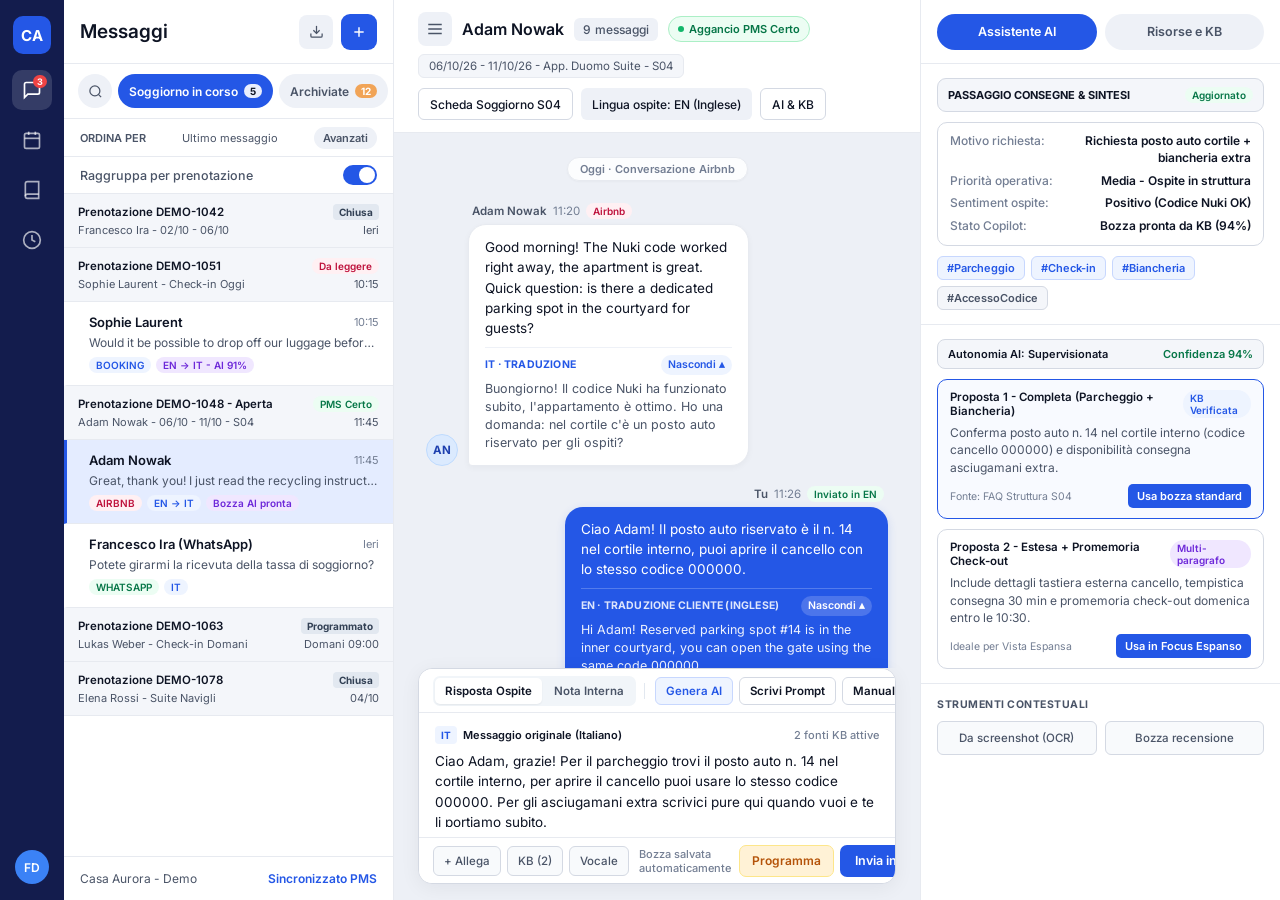
<file: index.html>
<!DOCTYPE html>
<html lang="it">
<head>
  <meta charset="UTF-8" />
  <meta name="viewport" content="width=device-width, initial-scale=1.0" />
  <title>Proposta UI/UX - Composer Centrale &amp; Copilot KB (Demo Interattiva)</title>
  <link rel="preconnect" href="https://fonts.googleapis.com">
  <link rel="preconnect" href="https://fonts.gstatic.com" crossorigin>
  <link href="https://fonts.googleapis.com/css2?family=Inter:wght@400;500;600;700&display=swap" rel="stylesheet">
  <style>
:root {
  --bg-app: #EDF0F6;
  --bg-surface: #FFFFFF;
  --bg-subtle: #F8FAFC;
  --bg-muted: #F4F6FA;
  --bg-pill: #EEF1F7;
  --bg-selected: #E4ECFF;
  --bg-mobile-header: #131C4D;
  --text-primary: #0E1424;
  --text-secondary: #4A5467;
  --text-muted: #737E93;
  --brand: #2457E6;
  --brand-hover: #1D4ED8;
  --brand-soft: #EEF4FF;
  --brand-border: #C7D7FE;
  --border: #E7EAF0;
  --border-strong: #D4D9E3;
  --success-bg: #ECFDF3;
  --success-border: #ABEFC6;
  --success-text: #067647;
  --success-dot: #12B76A;
  --amber-bg: #FFF2D6;
  --amber-border: #FDE68A;
  --amber-text: #B45309;
  --rose-bg: #FFF0F3;
  --rose-text: #BE123C;
  --purple-bg: #F0E7FF;
  --purple-text: #6D28D9;
  --radius-sm: 6px;
  --radius-md: 10px;
  --radius-lg: 12px;
  --shadow-card: 0 4px 20px rgba(14, 20, 36, 0.06);
  --shadow-modal: 0 16px 40px rgba(14, 20, 36, 0.18);
  --font: 'Inter', -apple-system, BlinkMacSystemFont, 'Segoe UI', Roboto, sans-serif;
}

* {
  box-sizing: border-box;
  margin: 0;
  padding: 0;
}

body {
  font-family: var(--font);
  background: var(--bg-app);
  color: var(--text-primary);
  height: 100vh;
  height: 100dvh;
  display: flex;
  flex-direction: column;
  overflow: hidden;
  -webkit-font-smoothing: antialiased;
}

button, input, textarea, select {
  font-family: inherit;
  font-size: inherit;
  border: none;
  background: none;
}

button {
  cursor: pointer;
  transition: all 0.15s ease;
}

/* WORKSPACE CONTAINER */
.demo-stage {
  flex: 1;
  display: flex;
  overflow: hidden;
  position: relative;
  background: var(--bg-app);
  width: 100%;
  height: 100%;
}

/* DESKTOP & MOBILE UNIFIED APP SHELL */
.app-shell {
  display: flex;
  width: 100%;
  height: 100%;
  background: var(--bg-app);
  overflow: hidden;
  position: relative;
}

/* MOBILE SCRIM BACKDROP (Hidden on desktop) */
.mobile-backdrop {
  display: none;
  position: fixed;
  inset: 0;
  background: rgba(14, 20, 36, 0.55);
  z-index: 90;
}

.mobile-backdrop.open {
  display: block;
}

/* 1. FAR LEFT RAIL (64px) */
.nav-rail {
  width: 64px;
  background: #131C4D;
  display: flex;
  flex-direction: column;
  align-items: center;
  justify-content: space-between;
  padding: 16px 8px;
  flex-shrink: 0;
}

.nav-rail-top, .nav-rail-bottom {
  display: flex;
  flex-direction: column;
  align-items: center;
  gap: 10px;
}

.rail-logo {
  width: 38px;
  height: 38px;
  border-radius: 10px;
  background: var(--brand);
  color: #FFFFFF;
  font-weight: 700;
  font-size: 15px;
  display: flex;
  align-items: center;
  justify-content: center;
  margin-bottom: 6px;
}

.rail-btn {
  width: 40px;
  height: 40px;
  border-radius: 10px;
  color: rgba(255, 255, 255, 0.65);
  display: flex;
  align-items: center;
  justify-content: center;
  position: relative;
}

.rail-btn:hover, .rail-btn.active {
  background: rgba(255, 255, 255, 0.14);
  color: #FFFFFF;
}

.rail-badge {
  position: absolute;
  top: 5px;
  right: 5px;
  background: #EF4444;
  color: #FFF;
  font-size: 9px;
  font-weight: 700;
  padding: 1px 4px;
  border-radius: 99px;
}

.rail-avatar {
  width: 34px;
  height: 34px;
  border-radius: 50%;
  background: #3B82F6;
  color: #FFF;
  font-size: 12px;
  font-weight: 600;
  display: flex;
  align-items: center;
  justify-content: center;
}

/* 2. LEFT COLUMN: LISTA MESSAGGI (330px on Desktop, Slide-over Drawer on Mobile) */
.inbox-panel {
  width: 330px;
  background: var(--bg-surface);
  border-right: 1px solid var(--border);
  display: flex;
  flex-direction: column;
  flex-shrink: 0;
  transition: width 0.2s ease, transform 0.25s ease;
}

.inbox-panel.collapsed {
  width: 0;
  overflow: hidden;
  border-right: none;
}

.inbox-header {
  min-height: 64px;
  padding: 12px 16px;
  display: flex;
  align-items: center;
  justify-content: space-between;
  border-bottom: 1px solid var(--border);
  flex-shrink: 0;
}

.inbox-title {
  font-size: 19px;
  font-weight: 600;
  color: var(--text-primary);
}

.inbox-actions {
  display: flex;
  align-items: center;
  gap: 8px;
}

.icon-btn {
  width: 34px;
  height: 34px;
  border-radius: 8px;
  display: flex;
  align-items: center;
  justify-content: center;
  color: var(--text-secondary);
  background: var(--bg-pill);
  flex-shrink: 0;
}

.icon-btn:hover {
  background: #E2E8F0;
  color: var(--text-primary);
}

.btn-primary-square {
  width: 36px;
  height: 36px;
  border-radius: 9px;
  background: var(--brand);
  color: #FFFFFF;
  display: flex;
  align-items: center;
  justify-content: center;
  flex-shrink: 0;
}

.inbox-filters {
  padding: 10px 14px;
  display: flex;
  align-items: center;
  gap: 6px;
  overflow-x: auto;
  flex-shrink: 0;
}

.search-box {
  padding: 0 14px 8px;
  display: none;
}

.search-box.open {
  display: block;
}

.search-input {
  width: 100%;
  height: 34px;
  background: var(--bg-muted);
  border: 1px solid var(--border-strong);
  border-radius: 8px;
  padding: 0 10px;
  font-size: 12px;
  color: var(--text-primary);
}

.filter-pill {
  height: 34px;
  padding: 0 11px;
  border-radius: 20px;
  background: var(--bg-pill);
  color: var(--text-secondary);
  font-size: 12px;
  font-weight: 600;
  display: inline-flex;
  align-items: center;
  gap: 6px;
  white-space: nowrap;
}

.filter-pill.active {
  background: var(--brand);
  color: #FFFFFF;
}

.pill-count {
  padding: 1px 6px;
  border-radius: 99px;
  font-size: 10px;
  font-weight: 700;
  background: rgba(255,255,255,0.9);
  color: var(--text-primary);
}

.filter-pill:not(.active) .pill-count {
  background: #F1A457;
  color: #FFFFFF;
}

.inbox-sort-row {
  min-height: 38px;
  padding: 6px 16px;
  display: flex;
  align-items: center;
  justify-content: space-between;
  font-size: 11px;
  color: var(--text-secondary);
  border-top: 1px solid var(--border);
  flex-shrink: 0;
}

.inbox-group-row {
  min-height: 38px;
  padding: 6px 16px;
  display: flex;
  align-items: center;
  justify-content: space-between;
  font-size: 12.5px;
  font-weight: 500;
  color: var(--text-secondary);
  border-top: 1px solid var(--border);
  border-bottom: 1px solid var(--border);
  flex-shrink: 0;
}

.toggle-switch {
  width: 34px;
  height: 20px;
  border-radius: 99px;
  background: var(--brand);
  position: relative;
  transition: background 0.15s;
}

.toggle-switch::after {
  content: '';
  position: absolute;
  top: 2px;
  right: 2px;
  width: 16px;
  height: 16px;
  border-radius: 50%;
  background: #FFF;
  transition: transform 0.15s;
}

.toggle-switch.off {
  background: #CBD5E1;
}

.toggle-switch.off::after {
  transform: translateX(-14px);
}

.inbox-list {
  flex: 1;
  overflow-y: auto;
}

.booking-group-header {
  padding: 10px 14px;
  background: var(--bg-muted);
  border-bottom: 1px solid var(--border);
  display: flex;
  flex-direction: column;
  gap: 3px;
  cursor: pointer;
}

.booking-group-top {
  display: flex;
  align-items: center;
  justify-content: space-between;
  font-size: 11.5px;
  font-weight: 600;
  color: var(--text-primary);
}

.booking-code-badge {
  font-size: 10px;
  font-weight: 700;
  padding: 2px 6px;
  border-radius: 4px;
  background: #E2E8F0;
  color: #334155;
}

.booking-group-sub {
  font-size: 11px;
  color: var(--text-secondary);
  display: flex;
  align-items: center;
  justify-content: space-between;
}

.conv-item {
  padding: 12px 14px 12px 22px;
  border-bottom: 1px solid var(--border);
  border-left: 3px solid transparent;
  background: var(--bg-surface);
  cursor: pointer;
  display: flex;
  flex-direction: column;
  gap: 5px;
}

.conv-item:hover {
  background: #F8FAFC;
}

.conv-item.active {
  background: var(--bg-selected);
  border-left-color: var(--brand);
}

.conv-item-top {
  display: flex;
  align-items: center;
  justify-content: space-between;
}

.conv-guest-name {
  font-size: 13px;
  font-weight: 600;
  color: var(--text-primary);
  display: flex;
  align-items: center;
  gap: 6px;
}

.conv-time {
  font-size: 11px;
  color: var(--text-muted);
}

.conv-preview {
  font-size: 12px;
  color: var(--text-secondary);
  white-space: nowrap;
  overflow: hidden;
  text-overflow: ellipsis;
}

.conv-badges {
  display: flex;
  align-items: center;
  gap: 5px;
  margin-top: 2px;
}

.mini-badge {
  font-size: 10px;
  font-weight: 600;
  padding: 2px 7px;
  border-radius: 99px;
}

.mini-badge.channel { background: var(--rose-bg); color: var(--rose-text); }
.mini-badge.booking { background: #EEF4FF; color: var(--brand); }
.mini-badge.ai { background: var(--purple-bg); color: var(--purple-text); }
.mini-badge.pms { background: var(--success-bg); color: var(--success-text); }

.inbox-footer {
  min-height: 44px;
  padding: 8px 16px;
  border-top: 1px solid var(--border);
  display: flex;
  align-items: center;
  justify-content: space-between;
  font-size: 12px;
  color: var(--text-secondary);
  flex-shrink: 0;
}

/* 3. CENTER COLUMN: THREAD & CENTRAL COMPOSER */
.thread-column {
  flex: 1;
  display: flex;
  flex-direction: column;
  background: var(--bg-app);
  min-width: 0;
  height: 100%;
  position: relative;
}

.thread-header {
  min-height: 64px;
  background: var(--bg-surface);
  border-bottom: 1px solid var(--border);
  padding: 12px 24px;
  display: flex;
  align-items: center;
  justify-content: space-between;
  flex-shrink: 0;
  gap: 10px 16px;
  flex-wrap: wrap;
}

.thread-header-left {
  display: flex;
  align-items: center;
  gap: 8px 10px;
  min-width: 0;
  flex-wrap: wrap;
}

.thread-guest-block {
  display: flex;
  align-items: center;
  gap: 8px;
}

.thread-guest-name {
  font-size: 16px;
  font-weight: 600;
  color: var(--text-primary);
  white-space: nowrap;
}

.thread-guest-sub-mobile {
  display: none;
}

.msg-count-pill {
  display: inline-flex;
  align-items: center;
  gap: 4px;
  font-size: 12px;
  font-weight: 500;
  color: var(--text-secondary);
  background: var(--bg-pill);
  padding: 4px 9px;
  border-radius: 6px;
  white-space: nowrap;
}

.pms-badge {
  display: inline-flex;
  align-items: center;
  gap: 5px;
  height: 26px;
  padding: 0 9px;
  border-radius: 999px;
  background: var(--success-bg);
  border: 1px solid var(--success-border);
  color: var(--success-text);
  font-size: 11px;
  font-weight: 600;
  white-space: nowrap;
}

.pms-dot {
  width: 6px;
  height: 6px;
  border-radius: 50%;
  background: var(--success-dot);
  flex-shrink: 0;
}

.stay-dates-pill {
  font-size: 11.5px;
  color: var(--text-secondary);
  background: var(--bg-muted);
  border: 1px solid var(--border);
  padding: 4px 10px;
  border-radius: 6px;
  white-space: nowrap;
}

.thread-header-right {
  display: flex;
  align-items: center;
  gap: 8px;
  flex-shrink: 0;
  flex-wrap: wrap;
}

.header-chip-btn {
  height: 32px;
  padding: 0 11px;
  border-radius: 6px;
  background: var(--bg-pill);
  color: var(--text-primary);
  font-size: 12px;
  font-weight: 500;
  display: inline-flex;
  align-items: center;
  gap: 6px;
  white-space: nowrap;
}

.header-chip-btn.outline {
  background: var(--bg-surface);
  border: 1px solid var(--border-strong);
}

.header-chip-btn:hover {
  background: #E2E8F0;
}

/* On medium laptop screens (901px - 1340px), hide non-essential secondary button so header stays on one line */
@media (max-width: 1340px) and (min-width: 901px) {
  .hide-on-laptop {
    display: none;
  }
}

/* MOBILE SUB-BARS & PINNED CARDS (Hidden on Desktop) */
.mobile-conv-statusbar,
.mobile-pinned-guest-context,
.mobile-sheet-drag-handle,
.mobile-copilot-inline-section,
.mobile-close-drawer-btn,
.mobile-compact-trans-bar {
  display: none;
}

/* ==========================================================================
   TRUE CHAT TIMELINE & BUBBLES (LEFT FOR GUEST, RIGHT FOR HOST)
   ========================================================================== */
.messages-stream {
  flex: 1;
  overflow-y: auto;
  padding: 24px 32px;
  display: flex;
  flex-direction: column;
  gap: 20px;
}

.chat-date-divider {
  display: flex;
   justify-content: center;
  margin-bottom: 2px;
}

.chat-date-divider span {
  background: rgba(255, 255, 255, 0.85);
  border: 1px solid var(--border);
  color: var(--text-muted);
  font-size: 11px;
  font-weight: 600;
  padding: 4px 12px;
  border-radius: 99px;
  box-shadow: 0 1px 2px rgba(14, 20, 36, 0.03);
}

.msg-row {
  display: flex;
  align-items: flex-end;
  gap: 10px;
  max-width: 70%;
}

.msg-row.guest {
  align-self: flex-start;
}

.msg-row.host {
  align-self: flex-end;
  flex-direction: row-reverse;
}

.chat-avatar {
  width: 32px;
  height: 32px;
  border-radius: 50%;
  background: #DBEAFE;
  color: #1E40AF;
  font-size: 11.5px;
  font-weight: 700;
  display: flex;
  align-items: center;
  justify-content: center;
  flex-shrink: 0;
  border: 1px solid #BFDBFE;
}

.msg-content-col {
  display: flex;
  flex-direction: column;
  gap: 5px;
  min-width: 0;
}

.msg-row.guest .msg-content-col {
  align-items: flex-start;
}

.msg-row.host .msg-content-col {
  align-items: flex-end;
}

.msg-meta {
  display: flex;
  align-items: center;
  gap: 6px;
  font-size: 11.5px;
  color: var(--text-muted);
  padding: 0 4px;
}

.msg-author-name {
  font-weight: 600;
  color: var(--text-secondary);
}

.msg-time-label {
  color: var(--text-muted);
}

.msg-bubble {
  padding: 12px 16px;
  font-size: 13.5px;
  line-height: 1.5;
  border-radius: 18px;
  width: fit-content;
  max-width: 100%;
  box-shadow: 0 2px 6px rgba(14, 20, 36, 0.04);
}

.msg-row.guest .msg-bubble {
  background: var(--bg-surface);
  border: 1px solid var(--border);
  color: var(--text-primary);
  border-bottom-left-radius: 4px;
}

.msg-row.host .msg-bubble {
  background: var(--brand);
  color: #FFFFFF;
  border-bottom-right-radius: 4px;
  box-shadow: 0 3px 10px rgba(36, 87, 230, 0.16);
}

.msg-row.host.scheduled .msg-bubble {
  background: #1E40AF;
  border: 1.5px dashed #93C5FD;
}

.msg-row.host.internal-note .msg-bubble {
  background: #FEF3C7;
  border: 1px solid #F59E0B;
  color: #78350F;
}

/* Collapsible translation inside each chat bubble */
.msg-inline-translation {
  margin-top: 9px;
  padding-top: 7px;
  display: flex;
  flex-direction: column;
  gap: 5px;
}

.msg-row.guest .msg-inline-translation {
  border-top: 1px solid #EEF1F7;
}

.msg-row.host .msg-inline-translation {
  border-top: 1px solid rgba(255, 255, 255, 0.22);
}

.msg-inline-trans-header {
  display: flex;
  align-items: center;
  justify-content: space-between;
  gap: 10px;
  cursor: pointer;
  user-select: none;
}

.msg-inline-trans-label {
  font-size: 10.5px;
  font-weight: 700;
  letter-spacing: 0.2px;
  text-transform: uppercase;
}

.msg-row.guest .msg-inline-trans-label {
  color: var(--brand);
}

.msg-row.host .msg-inline-trans-label {
  color: rgba(255, 255, 255, 0.85);
}

.msg-inline-trans-toggle {
  font-size: 10.5px;
  font-weight: 600;
  padding: 2px 7px;
  border-radius: 99px;
  display: inline-flex;
  align-items: center;
  gap: 4px;
  transition: background 0.15s ease;
}

.msg-row.guest .msg-inline-trans-toggle {
  background: var(--brand-soft);
  color: var(--brand);
}

.msg-row.guest .msg-inline-trans-header:hover .msg-inline-trans-toggle {
  background: #DBEAFE;
}

.msg-row.host .msg-inline-trans-toggle {
  background: rgba(255, 255, 255, 0.18);
  color: #FFFFFF;
}

.msg-row.host .msg-inline-trans-header:hover .msg-inline-trans-toggle {
  background: rgba(255, 255, 255, 0.28);
}

.msg-inline-trans-text {
  font-size: 12.5px;
  line-height: 1.45;
  white-space: pre-wrap;
}

.msg-inline-translation.collapsed .msg-inline-trans-text {
  display: none;
}

.msg-row.guest .msg-inline-trans-text {
  color: var(--text-secondary);
}

.msg-row.host .msg-inline-trans-text {
  color: rgba(255, 255, 255, 0.92);
}

.msg-actions-bar {
  display: flex;
  align-items: center;
  gap: 6px;
  margin-top: 2px;
}

.msg-action-tiny {
  font-size: 11px;
  font-weight: 500;
  padding: 3px 9px;
  border-radius: 6px;
  background: var(--bg-surface);
  border: 1px solid var(--border-strong);
  color: var(--text-secondary);
}

.msg-action-tiny.danger {
  background: #FEE2E2;
  border-color: #FCA5A5;
  color: #B91C1C;
}

/* CENTRAL COMPOSER (V2 SPLIT BILINGUAL EDITOR) */
.composer-wrapper {
  background: transparent;
  padding: 0 24px 16px;
  flex-shrink: 0;
  transition: all 0.2s ease;
}

.composer-card {
  background: var(--bg-surface);
  border: 1px solid var(--border-strong);
  border-radius: 14px;
  box-shadow: var(--shadow-card);
  display: flex;
  flex-direction: column;
  overflow: hidden;
}

.composer-card.focus-expanded {
  border-color: var(--brand);
  box-shadow: 0 8px 28px rgba(36, 87, 230, 0.12);
}

.composer-card.note-mode {
  border-color: #F59E0B;
  background: #FFFBEB;
}

.composer-topbar {
  min-height: 44px;
  padding: 6px 14px;
  border-bottom: 1px solid var(--border);
  display: flex;
  align-items: center;
  justify-content: space-between;
  gap: 10px;
  background: var(--bg-surface);
}

.composer-topbar-left, .composer-topbar-right {
  display: flex;
  align-items: center;
  gap: 8px;
}

.composer-ai-buttons-group {
  display: flex;
  align-items: center;
  gap: 6px;
  margin-right: auto;
}

.channel-switch {
  display: flex;
  background: #F1F5F9;
  padding: 2px;
  border-radius: 7px;
  gap: 2px;
}

.channel-tab {
  height: 26px;
  padding: 0 10px;
  border-radius: 5px;
  font-size: 11.5px;
  font-weight: 600;
  color: var(--text-secondary);
  display: inline-flex;
  align-items: center;
  gap: 5px;
  white-space: nowrap;
}

.channel-tab.active {
  background: var(--bg-surface);
  color: var(--text-primary);
  box-shadow: 0 1px 2px rgba(0,0,0,0.06);
}

.v-divider {
  width: 1px;
  height: 16px;
  background: #E2E8F0;
}

.ai-action-btn {
  height: 28px;
  padding: 0 10px;
  border-radius: 6px;
  font-size: 11.5px;
  font-weight: 600;
  border: 1px solid var(--border-strong);
  background: var(--bg-surface);
  color: var(--text-primary);
  display: inline-flex;
  align-items: center;
  gap: 5px;
  white-space: nowrap;
}

.ai-action-btn.primary-soft {
  background: var(--brand-soft);
  border-color: var(--brand-border);
  color: var(--brand);
}

.ai-action-btn:hover {
  border-color: var(--brand);
}

.focus-toggle-btn {
  height: 28px;
  padding: 0 10px;
  border-radius: 6px;
  border: 1px solid var(--border-strong);
  background: var(--bg-surface);
  color: var(--text-primary);
  font-size: 11.5px;
  font-weight: 600;
  display: inline-flex;
  align-items: center;
  gap: 5px;
  white-space: nowrap;
}

.focus-toggle-btn.active {
  background: #F1F5F9;
  border-color: #94A3B8;
}

/* PROMPT BAR (Optional inline when "Scrivi Prompt" clicked) */
.prompt-inline-bar {
  display: none;
  padding: 8px 14px;
  background: var(--brand-soft);
  border-bottom: 1px solid var(--brand-border);
  align-items: center;
  gap: 8px;
}

.prompt-inline-bar.open {
  display: flex;
}

.prompt-input {
  flex: 1;
  height: 32px;
  background: #FFFFFF;
  border: 1px solid var(--brand-border);
  border-radius: 6px;
  padding: 0 10px;
  font-size: 12px;
  color: var(--text-primary);
}

.prompt-apply-btn {
  height: 32px;
  padding: 0 12px;
  background: var(--brand);
  color: #FFFFFF;
  border-radius: 6px;
  font-size: 11.5px;
  font-weight: 600;
}

/* COMPOSER SURFACE: FULL-WIDTH PRIMARY TEXTBOX + SECONDARY TRANSLATION DRAFT */
.composer-split-surface {
  width: 100%;
  display: flex;
  flex-direction: column;
  background: var(--bg-surface);
}

.composer-card.note-mode .composer-split-surface {
  background: #FFFBEB;
}

.composer-card.note-mode .composer-secondary-draft {
  display: none !important;
}

.composer-col-origin {
  padding: 12px 16px 10px;
  display: flex;
  flex-direction: column;
  gap: 6px;
  background: var(--bg-surface);
  flex: 1;
}

.composer-card.focus-expanded .composer-col-origin {
  padding: 14px 18px 12px;
  gap: 8px;
}

.composer-card.note-mode .composer-col-origin {
  background: #FFFBEB;
}

.editor-header-row {
  display: flex;
  align-items: center;
  justify-content: space-between;
  min-height: 20px;
  gap: 8px;
}

.editor-lang-group {
  display: flex;
  align-items: center;
  gap: 6px;
}

.lang-badge-it {
  height: 18px;
  padding: 0 6px;
  border-radius: 4px;
  background: var(--brand-soft);
  color: var(--brand);
  font-size: 10px;
  font-weight: 700;
  display: inline-flex;
  align-items: center;
}

.editor-title-label {
  font-size: 11px;
  font-weight: 600;
  color: var(--text-primary);
}

.editor-status-label {
  font-size: 11px;
  font-weight: 500;
  color: var(--text-muted);
}

.composer-textarea {
  width: 100%;
  min-height: 76px;
  resize: none;
  font-size: 13.5px;
  line-height: 1.5;
  color: var(--text-primary);
  outline: none;
  border: none;
  background: transparent;
  transition: min-height 0.2s ease;
  flex: 1;
}

.composer-card.focus-expanded .composer-textarea {
  min-height: 190px;
}

/* COMPOSER BOTTOM BAR */
.composer-bottombar {
  min-height: 46px;
  padding: 6px 14px;
  border-top: 1px solid var(--border);
  display: flex;
  align-items: center;
  justify-content: space-between;
  background: var(--bg-surface);
  gap: 8px;
}

.composer-tools-left, .composer-actions-right {
  display: flex;
  align-items: center;
  gap: 6px;
}

.tool-chip-btn {
  height: 30px;
  padding: 0 10px;
  border-radius: 6px;
  background: var(--bg-subtle);
  border: 1px solid var(--border-strong);
  color: var(--text-secondary);
  font-size: 11.5px;
  font-weight: 500;
  display: inline-flex;
  align-items: center;
  gap: 5px;
  white-space: nowrap;
}

.tool-chip-btn:hover {
  background: var(--bg-pill);
  color: var(--text-primary);
}

.schedule-btn {
  height: 32px;
  padding: 0 12px;
  border-radius: 7px;
  background: var(--amber-bg);
  border: 1px solid var(--amber-border);
  color: var(--amber-text);
  font-size: 12px;
  font-weight: 600;
  display: inline-flex;
  align-items: center;
  gap: 5px;
  white-space: nowrap;
}

.send-btn {
  height: 32px;
  padding: 0 15px;
  border-radius: 7px;
  background: var(--brand);
  color: #FFFFFF;
  font-size: 12.5px;
  font-weight: 600;
  display: inline-flex;
  align-items: center;
  gap: 6px;
  white-space: nowrap;
}

.send-btn:hover {
  background: var(--brand-hover);
}

/* 4. RIGHT SIDEBAR: PANNELLO AI & CONTESTO OPERATIVO (360px) */
.ai-sidebar {
  width: 360px;
  background: var(--bg-surface);
  border-left: 1px solid var(--border);
  display: flex;
  flex-direction: column;
  flex-shrink: 0;
  height: 100%;
  transition: width 0.2s ease, transform 0.25s ease;
}

.ai-sidebar.collapsed {
  width: 0;
  overflow: hidden;
  border-left: none;
}

.ai-sidebar-header {
  min-height: 64px;
  padding: 12px 16px;
  border-bottom: 1px solid var(--border);
  display: flex;
  align-items: center;
  gap: 8px;
  flex-shrink: 0;
}

.ai-tab-pill {
  flex: 1;
  height: 36px;
  border-radius: 20px;
  background: var(--bg-pill);
  color: var(--text-secondary);
  font-size: 12.5px;
  font-weight: 600;
  display: flex;
  align-items: center;
  justify-content: center;
  gap: 6px;
}

.ai-tab-pill.active {
  background: var(--brand);
  color: #FFFFFF;
}

.ai-sidebar-scroll {
  flex: 1;
  overflow-y: auto;
  display: flex;
  flex-direction: column;
}

.ai-section {
  padding: 14px 16px;
  border-bottom: 1px solid var(--border);
  display: flex;
  flex-direction: column;
  gap: 10px;
}

.ai-section-banner {
  height: 34px;
  padding: 0 10px;
  background: var(--bg-muted);
  border: 1px solid var(--border-strong);
  border-radius: 9px;
  display: flex;
  align-items: center;
  justify-content: space-between;
  font-size: 11px;
  font-weight: 700;
  color: var(--text-primary);
}

.ai-section-banner.amber {
  background: var(--amber-bg);
  border-color: var(--amber-border);
  color: #92400E;
}

.handover-card {
  background: var(--bg-surface);
  border: 1px solid var(--border-strong);
  border-radius: 10px;
  padding: 10px 12px;
  display: flex;
  flex-direction: column;
  gap: 6px;
  font-size: 12px;
}

.handover-row {
  display: flex;
  justify-content: space-between;
  gap: 8px;
  line-height: 1.4;
}

.handover-label {
  color: var(--text-muted);
  font-weight: 500;
  flex-shrink: 0;
}

.handover-val {
  color: var(--text-primary);
  font-weight: 600;
  text-align: right;
}

.tags-wrap {
  display: flex;
  flex-wrap: wrap;
  gap: 6px;
}

.tag-chip {
  font-size: 11px;
  font-weight: 600;
  padding: 4px 9px;
  border-radius: 6px;
  background: var(--bg-muted);
  border: 1px solid var(--border-strong);
  color: var(--text-secondary);
  cursor: pointer;
}

.tag-chip.active {
  background: var(--brand-soft);
  border-color: var(--brand-border);
  color: var(--brand);
}

.confidence-bar {
  height: 30px;
  padding: 0 10px;
  background: var(--bg-muted);
  border: 1px solid var(--border-strong);
  border-radius: 8px;
  display: flex;
  align-items: center;
  justify-content: space-between;
  font-size: 11px;
  font-weight: 600;
}

.proposal-card {
  background: var(--bg-surface);
  border: 1px solid var(--border-strong);
  border-radius: 10px;
  padding: 10px 12px;
  display: flex;
  flex-direction: column;
  gap: 6px;
  cursor: pointer;
  transition: all 0.15s;
}

.proposal-card.selected {
  border: 1.5px solid var(--brand);
  background: #F8FAFF;
}

.proposal-top {
  display: flex;
  align-items: center;
  justify-content: space-between;
  gap: 6px;
  font-size: 11.5px;
  font-weight: 600;
  color: var(--text-primary);
}

.proposal-text {
  font-size: 12px;
  line-height: 1.45;
  color: var(--text-secondary);
}

.proposal-footer {
  display: flex;
  align-items: center;
  justify-content: space-between;
  margin-top: 2px;
}

.btn-use-proposal {
  height: 24px;
  padding: 0 9px;
  border-radius: 5px;
  background: var(--brand);
  color: #FFFFFF;
  font-size: 11px;
  font-weight: 600;
}

.translation-target-selector {
  display: flex;
  align-items: center;
  gap: 6px;
  font-size: 11px;
  font-weight: 600;
  color: #475569;
}

.lang-select-dropdown {
  height: 22px;
  padding: 0 6px;
  border-radius: 5px;
  background: #FFFFFF;
  border: 1px solid #CBD5E1;
  font-size: 11px;
  font-weight: 600;
  color: var(--text-primary);
  cursor: pointer;
}

.translation-sync-actions {
  display: flex;
  align-items: center;
  gap: 6px;
}

.sync-indicator {
  display: inline-flex;
  align-items: center;
  gap: 4px;
  font-size: 10.5px;
  font-weight: 600;
  color: #059669;
}

.sync-dot {
  width: 6px;
  height: 6px;
  border-radius: 50%;
  background: #10B981;
}

.btn-edit-pl {
  height: 22px;
  padding: 0 7px;
  border-radius: 4px;
  background: transparent;
  font-size: 11px;
  font-weight: 600;
  color: var(--brand);
}

.btn-edit-pl:hover {
  background: var(--brand-soft);
}

.btn-edit-pl.editing {
  background: var(--brand);
  color: #FFFFFF;
}

/* MODAL FOR PROGRAMMABLE MESSAGES */
.modal-backdrop {
  position: fixed;
  inset: 0;
  background: rgba(14, 20, 36, 0.55);
  backdrop-filter: blur(2px);
  display: none;
  align-items: center;
  justify-content: center;
  z-index: 200;
}

.modal-backdrop.open {
  display: flex;
}

.modal-card {
  width: 440px;
  max-width: 92vw;
  background: #FFFFFF;
  border-radius: 14px;
  border: 1px solid var(--border-strong);
  box-shadow: var(--shadow-modal);
  padding: 20px;
  display: flex;
  flex-direction: column;
  gap: 14px;
}

/* ==========================================================================
   TRUE MOBILE V2 RESPONSIVE TRANSFORMATION (<= 900px)
   ========================================================================== */
@media (max-width: 900px) {
  .nav-rail {
    display: none;
  }

  /* Left Slide-over Drawer (Drawer navigazione) */
  .inbox-panel {
    position: fixed;
    left: 0;
    top: 0;
    bottom: 0;
    width: 325px;
    max-width: 86vw;
    z-index: 110;
    box-shadow: 8px 0 32px rgba(14, 20, 36, 0.28);
    transform: translateX(0);
  }

  .inbox-panel.collapsed {
    width: 325px;
    transform: translateX(-105%);
    pointer-events: none;
  }

  .inbox-header {
    background: var(--bg-mobile-header);
    border-bottom: none;
    min-height: 58px;
    padding: 10px 14px;
  }

  .inbox-title {
    color: #FFFFFF;
    font-size: 17px;
  }

  .inbox-header .icon-btn {
    background: rgba(255, 255, 255, 0.14);
    color: #FFFFFF;
  }

  /* Right Slide-over Drawer for full KB & AI */
  .ai-sidebar {
    position: fixed;
    right: 0;
    top: 0;
    bottom: 0;
    width: 340px;
    max-width: 88vw;
    z-index: 110;
    box-shadow: -8px 0 32px rgba(14, 20, 36, 0.28);
    transform: translateX(0);
  }

  .ai-sidebar.collapsed {
    width: 340px;
    transform: translateX(105%);
    pointer-events: none;
  }

  .ai-sidebar-header {
    min-height: 58px;
    padding: 10px 14px;
  }

  .mobile-close-drawer-btn {
    display: inline-flex;
  }

  /* Mobile Top Header (#131C4D - Intestazione ospite) */
  .thread-header {
    background: var(--bg-mobile-header);
    color: #FFFFFF;
    min-height: 56px;
    padding: 8px 14px;
    border-bottom: none;
    gap: 10px;
    flex-wrap: nowrap;
  }

  .thread-header-left {
    flex: 1;
    flex-wrap: nowrap;
    gap: 10px;
    min-width: 0;
  }

  .thread-header .icon-btn {
    background: rgba(255, 255, 255, 0.14);
    color: #FFFFFF;
    width: 36px;
    height: 36px;
    border-radius: 9px;
    flex-shrink: 0;
  }

  .thread-guest-block {
    display: flex;
    flex-direction: column;
    align-items: flex-start;
    gap: 2px;
    min-width: 0;
    flex: 1;
  }

  .thread-guest-name {
    color: #FFFFFF;
    font-size: 15px;
    font-weight: 600;
    white-space: nowrap;
    overflow: hidden;
    text-overflow: ellipsis;
    max-width: 100%;
  }

  .thread-guest-sub-mobile {
    display: block;
    font-size: 11px;
    color: rgba(255, 255, 255, 0.78);
    white-space: nowrap;
    overflow: hidden;
    text-overflow: ellipsis;
    max-width: 100%;
  }

  /* Hide desktop-only header pills inside the navy top bar */
  .thread-header .msg-count-pill,
  .thread-header .pms-badge,
  .thread-header .stay-dates-pill,
  .thread-header .desktop-only-chip {
    display: none;
  }

  .thread-header-right {
    flex-shrink: 0;
  }

  .thread-header-right .header-chip-btn {
    background: rgba(255, 255, 255, 0.14);
    border: 1px solid rgba(255, 255, 255, 0.24);
    color: #FFFFFF;
    height: 34px;
    padding: 0 11px;
    font-size: 11.5px;
    font-weight: 600;
  }

  /* Mobile Conversation Status Sub-bar: slim & airy */
  .mobile-conv-statusbar {
    display: flex;
    align-items: center;
    justify-content: space-between;
    padding: 6px 14px;
    background: var(--bg-surface);
    border-bottom: 1px solid var(--border);
    flex-shrink: 0;
    gap: 8px;
  }

  .thread-column.mobile-focus-mode .mobile-conv-statusbar {
    display: none;
  }

  /* Mobile Pinned Guest Context in Focus Expanded Mode (Contesto Ospite Fissato) */
  .thread-column.mobile-focus-mode .mobile-pinned-guest-context {
    display: flex;
    flex-direction: column;
    gap: 6px;
    padding: 10px 14px;
    background: var(--bg-app);
    flex-shrink: 0;
  }

  .mobile-pinned-header {
    display: flex;
    align-items: center;
    justify-content: space-between;
    font-size: 10px;
    font-weight: 700;
    color: #475569;
    letter-spacing: 0.2px;
  }

  .mobile-pinned-card {
    background: #FFFFFF;
    border: 1px solid #CBD5E1;
    border-radius: 10px;
    padding: 9px 12px;
    display: flex;
    flex-direction: column;
    gap: 6px;
    font-size: 11.5px;
    line-height: 1.45;
    color: #1E293B;
  }

  /* Collapse full messages stream when Bottom Sheet Focus is expanded on mobile */
  .thread-column.mobile-focus-mode .messages-stream {
    display: none;
  }

  /* True Chat Messages Stream on Mobile: clear Left (Guest) vs Right (Host) bubbles! */
  .messages-stream {
    padding: 16px 14px;
    gap: 16px;
  }

  .msg-row {
    max-width: 84%;
    gap: 8px;
  }

  .chat-avatar {
    width: 28px;
    height: 28px;
    font-size: 10.5px;
  }

  .msg-bubble {
    padding: 10px 14px;
    font-size: 13px;
  }

  /* Mobile Standard Composer: compact chat bar so the conversation dominates the screen */
  .composer-wrapper {
    padding: 0;
    background: transparent;
    border-top: none;
  }

  .composer-card {
    border-radius: 14px 14px 0 0;
    border-left: none;
    border-right: none;
    border-bottom: none;
    box-shadow: 0 -4px 18px rgba(14, 20, 36, 0.06);
  }

  /* Mobile Bottom Sheet Focus Expanded */
  .thread-column.mobile-focus-mode .composer-wrapper {
    flex: 1;
    display: flex;
    flex-direction: column;
    min-height: 0;
  }

  .composer-card.focus-expanded {
    flex: 1;
    border-top-left-radius: 20px;
    border-top-right-radius: 20px;
    border-top: 1px solid #CBD5E1;
    box-shadow: 0 -8px 30px rgba(14, 20, 36, 0.12);
    display: flex;
    flex-direction: column;
    overflow-y: auto;
  }

  .composer-card.focus-expanded .mobile-sheet-drag-handle {
    display: flex;
    justify-content: center;
    padding: 10px 0 4px;
    background: var(--bg-surface);
    flex-shrink: 0;
  }

  .drag-pill {
    width: 38px;
    height: 4px;
    border-radius: 99px;
    background: #CBD5E1;
  }

  /* Mobile Composer Topbar */
  .composer-topbar {
    min-height: 40px;
    padding: 6px 12px;
    gap: 8px;
    flex-wrap: wrap;
  }

  .composer-topbar-left {
    flex: 1;
    min-width: 0;
  }

  .composer-topbar-right {
    flex-shrink: 0;
  }

  .composer-topbar .v-divider {
    display: none;
  }

  /* Hide the 3 AI buttons in mobile compact standard mode; show them in Focus Bottom Sheet */
  .composer-ai-buttons-group {
    display: none;
  }

  .composer-card.focus-expanded .composer-topbar {
    padding-bottom: 8px;
  }

  .composer-card.focus-expanded .composer-ai-buttons-group {
    display: flex;
    order: 3;
    width: 100%;
    margin-right: 0;
    gap: 6px;
    padding-top: 6px;
  }

  .composer-card.focus-expanded .composer-ai-buttons-group .ai-action-btn {
    flex: 1;
    justify-content: center;
    height: 30px;
    padding: 0 8px;
    font-size: 11px;
  }

  /* Primary IT Textbox + Secondary Translation Draft on Mobile */
  .composer-card:not(.focus-expanded) .composer-col-origin .editor-header-row {
    display: none;
  }

  .composer-card.focus-expanded .composer-split-surface {
    flex: 1;
    display: flex;
    flex-direction: column;
    min-height: 260px;
    margin: 8px 12px;
    width: calc(100% - 24px);
    border: 1.5px solid var(--brand);
    border-radius: 10px;
    overflow: hidden;
  }

  .composer-col-origin {
    padding: 8px 12px;
    gap: 4px;
    border-right: none;
    border-bottom: none;
  }

  .composer-card.focus-expanded .composer-col-origin {
    flex: 1;
    display: flex;
    flex-direction: column;
    padding: 12px 14px 8px;
    gap: 8px;
    min-height: 150px;
  }

  .composer-textarea {
    min-height: 52px;
    max-height: 72px;
    font-size: 13px;
    line-height: 1.45;
  }

  .composer-card.focus-expanded .composer-textarea {
    flex: 1;
    height: 100%;
    min-height: 140px;
    max-height: none;
    font-size: 13.5px;
    line-height: 1.5;
  }

  /* Mobile Inline Copilot & Autonomy Section inside Focus Bottom Sheet */
  .composer-card.focus-expanded .mobile-copilot-inline-section {
    display: flex;
    flex-direction: column;
    gap: 6px;
    padding: 2px 12px 10px;
    flex-shrink: 0;
  }

  .mobile-copilot-card {
    background: var(--bg-subtle);
    border: 1px solid #E2E8F0;
    border-radius: 9px;
    padding: 8px 10px;
    display: flex;
    flex-direction: column;
    gap: 6px;
  }

  .mobile-copilot-row {
    display: flex;
    align-items: center;
    justify-content: space-between;
    gap: 6px;
    font-size: 11px;
  }

  /* Thumb Zone Bottom Bar: clean and uncluttered on mobile */
  .composer-bottombar {
    min-height: 46px;
    padding: 6px 12px;
    margin-top: auto;
    gap: 8px;
    flex-wrap: nowrap;
  }

  .composer-tools-left {
    gap: 6px;
  }

  .composer-tools-left .desktop-autosave-hint,
  .composer-tools-left .desktop-only-tool {
    display: none;
  }

  .tool-chip-btn {
    height: 32px;
    padding: 0 10px;
    font-size: 11.5px;
    white-space: nowrap;
  }

  .schedule-btn {
    height: 32px;
    padding: 0 10px;
    font-size: 11.5px;
  }

  .send-btn {
    height: 32px;
    padding: 0 13px;
    font-size: 11.5px;
    white-space: nowrap;
  }
}

  </style>
</head>
<body>
  <!-- WORKSPACE PRINCIPALE (Responsivo Nativo: Desktop 4 Colonne -> Mobile 1 Colonna con Drawer e Bottom Sheet Focus) -->
  <main class="demo-stage">

    <!-- Sfondo oscurato quando i Drawer Mobile sono aperti -->
    <div class="mobile-backdrop" id="mobileBackdrop" onclick="closeMobileDrawers()"></div>

    <div class="app-shell">

      <!-- 1. RAIL DI NAVIGAZIONE SINISTRO (64px - Nascosto su Mobile) -->
      <nav class="nav-rail">
        <div class="nav-rail-top">
          <div class="rail-logo">CA</div>
          <button class="rail-btn active" title="Messaggi" onclick="toggleLeftSidebar()">
            <svg width="20" height="20" fill="none" stroke="currentColor" stroke-width="2" viewBox="0 0 24 24"><path d="M21 15a2 2 0 0 1-2 2H7l-4 4V5a2 2 0 0 1 2-2h14a2 2 0 0 1 2 2z"/></svg>
            <span class="rail-badge">3</span>
          </button>
          <button class="rail-btn" title="Prenotazioni PMS">
            <svg width="20" height="20" fill="none" stroke="currentColor" stroke-width="2" viewBox="0 0 24 24"><rect x="3" y="4" width="18" height="18" rx="2"/><line x1="16" y1="2" x2="16" y2="6"/><line x1="8" y1="2" x2="8" y2="6"/><line x1="3" y1="10" x2="21" y2="10"/></svg>
          </button>
          <button class="rail-btn" title="Knowledge Base AI" onclick="setRightTab('kb')">
            <svg width="20" height="20" fill="none" stroke="currentColor" stroke-width="2" viewBox="0 0 24 24"><path d="M4 19.5A2.5 2.5 0 0 1 6.5 17H20"/><path d="M6.5 2H20v20H6.5A2.5 2.5 0 0 1 4 19.5v-15A2.5 2.5 0 0 1 6.5 2z"/></svg>
          </button>
          <button class="rail-btn" title="Messaggi Programmati" onclick="openScheduleModal()">
            <svg width="20" height="20" fill="none" stroke="currentColor" stroke-width="2" viewBox="0 0 24 24"><circle cx="12" cy="12" r="10"/><polyline points="12 6 12 12 16 14"/></svg>
          </button>
        </div>
        <div class="nav-rail-bottom">
          <div class="rail-avatar" title="Operatore Front-Desk">FD</div>
        </div>
      </nav>

      <!-- 2. LISTA MESSAGGI (330px Desktop / Drawer Navigazione su Mobile) -->
      <aside class="inbox-panel" id="inboxPanel">
        <div class="inbox-header">
          <span class="inbox-title">Messaggi</span>
          <div class="inbox-actions">
            <button class="icon-btn" title="Esporta conversazioni">
              <svg width="15" height="15" fill="none" stroke="currentColor" stroke-width="2" viewBox="0 0 24 24"><path d="M21 15v4a2 2 0 0 1-2 2H5a2 2 0 0 1-2-2v-4"/><polyline points="7 10 12 15 17 10"/><line x1="12" y1="15" x2="12" y2="3"/></svg>
            </button>
            <button class="btn-primary-square" title="Nuovo messaggio" onclick="openScheduleModal()">
              <svg width="16" height="16" fill="none" stroke="currentColor" stroke-width="2.2" viewBox="0 0 24 24"><line x1="12" y1="5" x2="12" y2="19"/><line x1="5" y1="12" x2="19" y2="12"/></svg>
            </button>
            <button class="icon-btn mobile-close-drawer-btn" title="Chiudi menu" onclick="closeMobileDrawers()">
              <svg width="16" height="16" fill="none" stroke="currentColor" stroke-width="2.2" viewBox="0 0 24 24"><line x1="18" y1="6" x2="6" y2="18"/><line x1="6" y1="6" x2="18" y2="18"/></svg>
            </button>
          </div>
        </div>

        <div class="inbox-filters">
          <button class="icon-btn" style="border-radius:20px;flex-shrink:0;" onclick="document.getElementById('searchBox').classList.toggle('open')">
            <svg width="15" height="15" fill="none" stroke="currentColor" stroke-width="2" viewBox="0 0 24 24"><circle cx="11" cy="11" r="8"/><line x1="21" y1="21" x2="16.65" y2="16.65"/></svg>
          </button>
          <button class="filter-pill active">
            <span>Soggiorno in corso</span>
            <span class="pill-count">5</span>
          </button>
          <button class="filter-pill">
            <span>Archiviate</span>
            <span class="pill-count">12</span>
          </button>
        </div>

        <div class="search-box" id="searchBox">
          <input type="text" class="search-input" placeholder="Cerca ospite, codice DEMO o testo..." />
        </div>

        <div class="inbox-sort-row">
          <span style="font-weight:600;">ORDINA PER</span>
          <span>Ultimo messaggio</span>
          <span style="background:#EEF1F7;padding:4px 9px;border-radius:14px;font-weight:600;">Avanzati</span>
        </div>

        <div class="inbox-group-row">
          <span>Raggruppa per prenotazione</span>
          <button class="toggle-switch" onclick="this.classList.toggle('off')"></button>
        </div>

        <div class="inbox-list">
          <!-- Gruppo DEMO-1042 -->
          <div class="booking-group-header" onclick="selectConversation('francesco')">
            <div class="booking-group-top">
              <span>Prenotazione DEMO-1042</span>
              <span class="booking-code-badge">Chiusa</span>
            </div>
            <div class="booking-group-sub">
              <span>Francesco Ira - 02/10 - 06/10</span>
              <span>Ieri</span>
            </div>
          </div>

          <!-- Gruppo DEMO-1051 -->
          <div class="booking-group-header" onclick="selectConversation('sophie')">
            <div class="booking-group-top">
              <span>Prenotazione DEMO-1051</span>
              <span class="mini-badge channel">Da leggere</span>
            </div>
            <div class="booking-group-sub">
              <span>Sophie Laurent - Check-in Oggi</span>
              <span>10:15</span>
            </div>
          </div>
          <div class="conv-item" data-conv="sophie" onclick="selectConversation('sophie')">
            <div class="conv-item-top">
              <span class="conv-guest-name">Sophie Laurent</span>
              <span class="conv-time">10:15</span>
            </div>
            <div class="conv-preview">Would it be possible to drop off our luggage before 11:30 AM?</div>
            <div class="conv-badges">
              <span class="mini-badge booking">BOOKING</span>
              <span class="mini-badge ai">EN -&gt; IT - AI 91%</span>
            </div>
          </div>

          <!-- Gruppo DEMO-1048 (Aperta e Selezionata) -->
          <div class="booking-group-header" onclick="selectConversation('adam')">
            <div class="booking-group-top">
              <span>Prenotazione DEMO-1048 - Aperta</span>
              <span class="mini-badge pms">PMS Certo</span>
            </div>
            <div class="booking-group-sub">
              <span>Adam Nowak - 06/10 - 11/10 - S04</span>
              <span>11:45</span>
            </div>
          </div>
          <div class="conv-item active" data-conv="adam" onclick="selectConversation('adam')">
            <div class="conv-item-top">
              <span class="conv-guest-name">Adam Nowak</span>
              <span class="conv-time">11:45</span>
            </div>
            <div class="conv-preview">Great, thank you! I just read the recycling instructions...</div>
            <div class="conv-badges">
              <span class="mini-badge channel">AIRBNB</span>
              <span class="mini-badge booking">EN -&gt; IT</span>
              <span class="mini-badge ai">Bozza AI pronta</span>
            </div>
          </div>
          <div class="conv-item" data-conv="francesco" onclick="selectConversation('francesco')">
            <div class="conv-item-top">
              <span class="conv-guest-name">Francesco Ira (WhatsApp)</span>
              <span class="conv-time">Ieri</span>
            </div>
            <div class="conv-preview">Potete girarmi la ricevuta della tassa di soggiorno?</div>
            <div class="conv-badges">
              <span class="mini-badge pms">WHATSAPP</span>
              <span class="mini-badge booking">IT</span>
            </div>
          </div>

          <!-- Altre prenotazioni compatte -->
          <div class="booking-group-header">
            <div class="booking-group-top">
              <span>Prenotazione DEMO-1063</span>
              <span class="booking-code-badge">Programmato</span>
            </div>
            <div class="booking-group-sub">
              <span>Lukas Weber - Check-in Domani</span>
              <span>Domani 09:00</span>
            </div>
          </div>
          <div class="booking-group-header">
            <div class="booking-group-top">
              <span>Prenotazione DEMO-1078</span>
              <span class="booking-code-badge">Chiusa</span>
            </div>
            <div class="booking-group-sub">
              <span>Elena Rossi - Suite Navigli</span>
              <span>04/10</span>
            </div>
          </div>
        </div>

        <div class="inbox-footer">
          <span>Casa Aurora - Demo</span>
          <span style="font-weight:600;color:var(--brand);">Sincronizzato PMS</span>
        </div>
      </aside>

      <!-- 3. COLONNA CENTRALE: THREAD CHAT + COMPOSER SPLIT BILINGUE -->
      <section class="thread-column" id="threadColumn">
        <!-- Intestazione Thread (Bianca su Desktop, Navy #131C4D su Mobile come da Figma) -->
        <header class="thread-header">
          <div class="thread-header-left">
            <button class="icon-btn" title="Mostra/Nascondi Lista" onclick="toggleLeftSidebar()">
              <svg width="18" height="18" fill="none" stroke="currentColor" stroke-width="2" viewBox="0 0 24 24"><line x1="3" y1="6" x2="21" y2="6"/><line x1="3" y1="12" x2="21" y2="12"/><line x1="3" y1="18" x2="21" y2="18"/></svg>
            </button>
            <div class="thread-guest-block">
              <span class="thread-guest-name" id="threadGuestName">Adam Nowak</span>
              <span class="thread-guest-sub-mobile" id="threadGuestSubMobile">06/10/26 - 11/10/26 - App. Duomo Suite - S04</span>
            </div>
            <span class="msg-count-pill">
              <span id="threadMsgCount">9</span> messaggi
            </span>
            <span class="pms-badge">
              <span class="pms-dot"></span>
              <span>Aggancio PMS Certo</span>
            </span>
            <span class="stay-dates-pill" id="threadStayDates">06/10/26 - 11/10/26 - App. Duomo Suite - S04</span>
          </div>
          <div class="thread-header-right">
            <button class="header-chip-btn outline desktop-only-chip">Scheda Soggiorno S04</button>
            <button class="header-chip-btn desktop-only-chip hide-on-laptop" onclick="flashSyncBadge('Dati PMS aggiornati')">Aggiorna dati</button>
            <button class="header-chip-btn desktop-only-chip" id="threadLangChip">Lingua ospite: EN (Inglese)</button>
            <button class="header-chip-btn outline" onclick="toggleRightSidebar()" title="Mostra/Nascondi Pannello AI">
              AI &amp; KB
            </button>
          </div>
        </header>

        <!-- Barra Stato Conversazione Mobile (Sottile e pulita) -->
        <div class="mobile-conv-statusbar">
          <span class="msg-count-pill"><span id="mobileMsgCount">9</span> messaggi</span>
          <span class="pms-badge">
            <span class="pms-dot"></span>
            <span>Aggancio PMS Certo</span>
          </span>
          <span class="mini-badge booking" id="mobileLangBadge">EN &lt;-&gt; IT</span>
        </div>

        <!-- Contesto Ospite Fissato Mobile (Visibile su mobile quando Bottom Sheet Focus è espanso) -->
        <div class="mobile-pinned-guest-context" id="mobilePinnedGuestContext">
          <div class="mobile-pinned-header">
            <span>CONTESTO OSPITE FISSATO - DOMANDE DA EVADERE</span>
            <span class="mini-badge channel" id="mobilePinnedChannelBadge">AIRBNB - EN-&gt;IT</span>
          </div>
          <div class="mobile-pinned-card" id="mobilePinnedContextCard"></div>
        </div>

        <!-- Flusso Messaggi Chat (Fumetti a sinistra per Ospite, a destra per Host) -->
        <div class="messages-stream" id="messagesStream"></div>

        <!-- COMPOSER CENTRALE SPLIT BILINGUE -->
        <div class="composer-wrapper">
          <div class="composer-card" id="composerCard">

            <!-- Drag Handle per Bottom Sheet Mobile Focus -->
            <div class="mobile-sheet-drag-handle" onclick="toggleFocusView()">
              <div class="drag-pill"></div>
            </div>

            <!-- Barra Superiore Controlli -->
            <div class="composer-topbar">
              <div class="composer-topbar-left">
                <div class="channel-switch">
                  <button class="channel-tab active" id="tabChannelGuest" onclick="setChannelMode('guest')">
                    Risposta Ospite
                  </button>
                  <button class="channel-tab" id="tabChannelNote" onclick="setChannelMode('note')">
                    Nota Interna
                  </button>
                </div>
                <div class="v-divider"></div>
              </div>
              <div class="composer-ai-buttons-group">
                <button class="ai-action-btn primary-soft" onclick="insertProposal(state.focusExpanded ? 'full' : 'short')">
                  Genera AI
                </button>
                <button class="ai-action-btn" onclick="togglePromptBar()">
                  Scrivi Prompt
                </button>
                <button class="ai-action-btn" onclick="document.getElementById('composerTextarea').focus()">
                  Manuale
                </button>
              </div>
              <div class="composer-topbar-right">
                <button class="focus-toggle-btn" id="focusToggleBtn" onclick="toggleFocusView()">
                  <span>Espandi</span>
                </button>
              </div>
            </div>

            <!-- Barra Inline Prompt AI (quando clicchi "Scrivi Prompt") -->
            <div class="prompt-inline-bar" id="promptInlineBar">
              <input type="text" id="promptInput" class="prompt-input" placeholder="Es: Aggiungi istruzioni orario check-out 10:30 o rendi il tono formale..." onkeydown="if(event.key==='Enter') applyAiPrompt()" />
              <button class="prompt-apply-btn" onclick="applyAiPrompt()">Applica</button>
            </div>

            <!-- Superficie Scrittura: Textbox Principale IT a tutta larghezza -->
            <div class="composer-split-surface">
              <!-- Area Principale di Scrittura - Italiano (100% larghezza e altezza principale) -->
              <div class="composer-col-origin">
                <div class="editor-header-row">
                  <div class="editor-lang-group">
                    <span class="lang-badge-it">IT</span>
                    <span class="editor-title-label">Messaggio originale (Italiano)</span>
                  </div>
                  <span class="editor-status-label" id="syncStatusText">2 fonti KB attive</span>
                </div>
                <textarea
                  id="composerTextarea"
                  class="composer-textarea"
                  oninput="handleItalianInput()"
                  placeholder="Scrivi qui la risposta in italiano..."
                ></textarea>
              </div>
            </div>

            <!-- Sezione Copilot e Autonomia Mobile (Visibile nel Bottom Sheet Focus Mobile) -->
            <div class="mobile-copilot-inline-section">
              <div class="mobile-copilot-card">
                <div class="mobile-copilot-row">
                  <span style="font-weight:600;color:var(--text-primary);">Autonomia: Suggerimento (Confidenza 94%)</span>
                  <div style="display:flex;gap:4px;">
                    <button class="msg-action-tiny" style="color:var(--success-text);border-color:var(--success-border);background:var(--success-bg);" onclick="flashSyncBadge('Feedback registrato')">Utile</button>
                    <button class="msg-action-tiny" onclick="insertProposal('short')">Alt. Sintetica</button>
                  </div>
                </div>
                <div class="mobile-copilot-row" style="border-top:1px solid #E2E8F0;padding-top:5px;">
                  <button class="tool-chip-btn" style="flex:1;justify-content:center;height:26px;" onclick="flashSyncBadge('Analisi OCR pronta')">Da screenshot (OCR)</button>
                  <button class="tool-chip-btn" style="flex:1;justify-content:center;height:26px;" onclick="insertProposal('full')">Recensione</button>
                </div>
              </div>
            </div>

            <!-- Barra Inferiore Strumenti e Invio (Thumb Zone su Mobile: solo + Allega, Vocale, Programma, Invia in EN) -->
            <div class="composer-bottombar">
              <div class="composer-tools-left">
                <button class="tool-chip-btn" onclick="flashSyncBadge('Selettore allegati aperto')">+ Allega</button>
                <button class="tool-chip-btn desktop-only-tool" onclick="setRightTab('kb')">KB (2)</button>
                <button class="tool-chip-btn" onclick="flashSyncBadge('Dettatura vocale pronta')">Vocale</button>
                <span class="desktop-autosave-hint" style="font-size:11px;font-weight:500;color:var(--text-muted);margin-left:4px;">Bozza salvata automaticamente</span>
              </div>
              <div class="composer-actions-right">
                <button class="schedule-btn" onclick="openScheduleModal()" title="Programma invio">
                  Programma
                </button>
                <button class="send-btn" id="mainSendBtn" onclick="sendCurrentMessage()">
                  Invia in Inglese (EN)
                </button>
              </div>
            </div>

          </div>
        </div>
      </section>

      <!-- 4. SIDEBAR DI DESTRA: PANNELLO AI & CONTESTO OPERATIVO (360px Desktop / Drawer su Mobile) -->
      <aside class="ai-sidebar" id="aiSidebar">
        <!-- Intestazione Tabs -->
        <div class="ai-sidebar-header">
          <button class="ai-tab-pill active" id="rightTabAi" onclick="setRightTab('ai')">
            Assistente AI
          </button>
          <button class="ai-tab-pill" id="rightTabKb" onclick="setRightTab('kb')">
            Risorse e KB
          </button>
          <button class="icon-btn mobile-close-drawer-btn" title="Chiudi pannello" onclick="closeMobileDrawers()">
            <svg width="16" height="16" fill="none" stroke="currentColor" stroke-width="2.2" viewBox="0 0 24 24"><line x1="18" y1="6" x2="6" y2="18"/><line x1="6" y1="6" x2="18" y2="18"/></svg>
          </button>
        </div>

        <!-- Contenuto Scorrevole Superiore: Tab 1 (Assistente AI) -->
        <div class="ai-sidebar-scroll" id="rightContentAi">
          <!-- Sezione Passaggio Consegne -->
          <div class="ai-section">
            <div class="ai-section-banner">
              <span>PASSAGGIO CONSEGNE &amp; SINTESI</span>
              <span class="mini-badge pms">Aggiornato</span>
            </div>
            <div class="handover-card">
              <div class="handover-row">
                <span class="handover-label">Motivo richiesta:</span>
                <span class="handover-val" id="hoMotivo">Richiesta posto auto cortile + biancheria extra</span>
              </div>
              <div class="handover-row">
                <span class="handover-label">Priorit&agrave; operativa:</span>
                <span class="handover-val" id="hoUrgenza">Media - Ospite in struttura</span>
              </div>
              <div class="handover-row">
                <span class="handover-label">Sentiment ospite:</span>
                <span class="handover-val" id="hoSentiment">Positivo (Codice Nuki OK)</span>
              </div>
              <div class="handover-row">
                <span class="handover-label">Stato Copilot:</span>
                <span class="handover-val" id="hoStato">Bozza pronta da KB (94%)</span>
              </div>
            </div>
            <div class="tags-wrap">
              <span class="tag-chip active" onclick="this.classList.toggle('active')">#Parcheggio</span>
              <span class="tag-chip active" onclick="this.classList.toggle('active')">#Check-in</span>
              <span class="tag-chip active" onclick="this.classList.toggle('active')">#Biancheria</span>
              <span class="tag-chip" onclick="this.classList.toggle('active')">#AccessoCodice</span>
            </div>
          </div>

          <!-- Sezione Proposte AI -->
          <div class="ai-section">
            <div class="confidence-bar">
              <span>Autonomia AI: Supervisionata</span>
              <span style="color:var(--success-text);">Confidenza 94%</span>
            </div>

            <div class="proposal-card selected" onclick="insertProposal('short')">
              <div class="proposal-top">
                <span>Proposta 1 - Completa (Parcheggio + Biancheria)</span>
                <span class="mini-badge booking">KB Verificata</span>
              </div>
              <div class="proposal-text">
                Conferma posto auto n. 14 nel cortile interno (codice cancello 000000) e disponibilit&agrave; consegna asciugamani extra.
              </div>
              <div class="proposal-footer">
                <span style="font-size:10.5px;color:var(--text-muted);">Fonte: FAQ Struttura S04</span>
                <button class="btn-use-proposal" onclick="event.stopPropagation(); insertProposal('short')">Usa bozza standard</button>
              </div>
            </div>

            <div class="proposal-card" onclick="insertProposal('full')">
              <div class="proposal-top">
                <span>Proposta 2 - Estesa + Promemoria Check-out</span>
                <span class="mini-badge ai">Multi-paragrafo</span>
              </div>
              <div class="proposal-text">
                Include dettagli tastiera esterna cancello, tempistica consegna 30 min e promemoria check-out domenica entro le 10:30.
              </div>
              <div class="proposal-footer">
                <span style="font-size:10.5px;color:var(--text-muted);">Ideale per Vista Espansa</span>
                <button class="btn-use-proposal" onclick="event.stopPropagation(); insertProposal('full')">Usa in Focus Espanso</button>
              </div>
            </div>
          </div>

          <!-- Strumenti Contestuali -->
          <div class="ai-section" style="border-bottom:none;">
            <span style="font-size:10.5px;font-weight:700;color:var(--text-secondary);letter-spacing:0.5px;">STRUMENTI CONTESTUALI</span>
            <div style="display:flex;gap:8px;">
              <button class="tool-chip-btn" style="flex:1;justify-content:center;height:34px;" onclick="flashSyncBadge('Analisi OCR Screenshot pronta')">
                Da screenshot (OCR)
              </button>
              <button class="tool-chip-btn" style="flex:1;justify-content:center;height:34px;" onclick="insertProposal('full')">
                Bozza recensione
              </button>
            </div>
          </div>
        </div>

        <!-- Contenuto Scorrevole Superiore: Tab 2 (Risorse e KB) -->
        <div class="ai-sidebar-scroll" id="rightContentKb" style="display:none;">
          <!-- Sezione Knowledge Base -->
          <div class="ai-section">
            <div class="ai-section-banner">
              <span>FONTI KNOWLEDGE BASE RILEVATE</span>
              <span class="mini-badge booking">2 Fonti</span>
            </div>
            <div class="proposal-card" onclick="insertProposal('kb-parking')">
              <div class="proposal-top">
                <span>KB - Parcheggio Cortile Interno S04</span>
                <button class="btn-use-proposal">Inserisci</button>
              </div>
              <div class="proposal-text">Posto auto n. 14 riservato nel cortile. Apertura cancello con codice 000000.</div>
            </div>
            <div class="proposal-card" onclick="insertProposal('kb-towels')">
              <div class="proposal-top">
                <span>KB - Biancheria e Asciugamani Extra</span>
                <button class="btn-use-proposal">Inserisci</button>
              </div>
              <div class="proposal-text">Consegna set extra in appartamento entro 30 minuti su richiesta in chat.</div>
            </div>
            <div class="handover-card" style="background:var(--bg-muted);">
              <div style="font-weight:600;font-size:11.5px;">Nuova FAQ Rilevata dalla conversazione</div>
              <div style="font-size:11px;color:var(--text-secondary);">Salvare la risposta sul codice cancello cortile + posto n. 14 nella Knowledge Base di Casa Aurora?</div>
              <button class="ai-action-btn primary-soft" style="justify-content:center;margin-top:2px;" onclick="this.textContent='Salvata in Knowledge Base'">
                + Salva risposta in Knowledge Base
              </button>
            </div>
          </div>

          <!-- Schede Programmate / Messaggi Pronti -->
          <div class="ai-section">
            <div class="ai-section-banner amber">
              <span>MESSAGGI PRONTI &amp; PROGRAMMABILI</span>
              <span>3 Template</span>
            </div>
            <div class="proposal-card" style="border-color:var(--amber-border);" onclick="insertProposal('sched-checkin')">
              <div class="proposal-top">
                <span>1. Istruzioni Self Check-in Nuki</span>
                <span class="mini-badge channel">Auto 14:00</span>
              </div>
            </div>
            <div class="proposal-card" style="border-color:var(--amber-border);" onclick="insertProposal('kb-parking')">
              <div class="proposal-top">
                <span>2. Regole Parcheggio e Accesso Cortile</span>
                <span class="mini-badge booking">Rapido</span>
              </div>
            </div>
            <div class="proposal-card" style="border-color:var(--amber-border);" onclick="openScheduleModal()">
              <div class="proposal-top">
                <span>3. Promemoria Check-out 10:30 (Programmabile)</span>
                <span class="mini-badge pms">Programma</span>
              </div>
            </div>
          </div>

          <!-- Tag Disponibili -->
          <div class="ai-section" style="border-bottom:none;">
            <div class="ai-section-banner">
              <span>TAG DISPONIBILI CONVERSAZIONE</span>
              <span>6 Tag</span>
            </div>
            <div class="tags-wrap">
              <span class="tag-chip active" onclick="this.classList.toggle('active')">#Parcheggio</span>
              <span class="tag-chip active" onclick="this.classList.toggle('active')">#Check-in</span>
              <span class="tag-chip active" onclick="this.classList.toggle('active')">#Biancheria</span>
              <span class="tag-chip" onclick="this.classList.toggle('active')">#AccessoCodice</span>
              <span class="tag-chip" onclick="this.classList.toggle('active')">#LateCheckOut</span>
              <span class="tag-chip" onclick="this.classList.toggle('active')">#VIP</span>
            </div>
          </div>
        </div>

      </aside>

    </div>

  </main>

  <!-- MODALE MESSAGGI PROGRAMMABILI -->
  <div class="modal-backdrop" id="scheduleModal">
    <div class="modal-card">
      <div style="display:flex;justify-content:space-between;align-items:center;">
        <span style="font-size:15px;font-weight:700;">Programma invio messaggio (Bilingue IT -&gt; EN)</span>
        <button class="icon-btn" onclick="closeScheduleModal()">X</button>
      </div>
      <div style="font-size:12.5px;color:var(--text-secondary);line-height:1.45;">
        Il messaggio verr&agrave; inviato automaticamente nella lingua dell'ospite con verifica stato soggiorno PMS prima dell'invio.
      </div>
      <div style="display:flex;flex-direction:column;gap:6px;">
        <button class="proposal-card" onclick="confirmScheduleMessage('Oggi ore 14:00 (Check-in)')">
          <div class="proposal-top"><span>Oggi alle 14:00</span><span class="mini-badge pms">Check-in</span></div>
          <div class="proposal-text">Invio programmato all'orario di inizio check-in</div>
        </button>
        <button class="proposal-card" onclick="confirmScheduleMessage('Domani mattina ore 08:30')">
          <div class="proposal-top"><span>Domani mattina alle 08:30</span><span class="mini-badge booking">Fascia diurna</span></div>
          <div class="proposal-text">Ideale per comunicazioni non urgenti</div>
        </button>
        <button class="proposal-card" onclick="confirmScheduleMessage('Domenica ore 08:30 (Promemoria Check-out)')">
          <div class="proposal-top"><span>Domenica alle 08:30 (2h prima del Check-out)</span><span class="mini-badge ai">Automatico PMS</span></div>
          <div class="proposal-text">Promemoria rilascio chiavi entro le 10:30</div>
        </button>
      </div>
      <div style="display:flex;gap:8px;align-items:center;padding-top:4px;border-top:1px solid var(--border);">
        <input type="text" id="scheduleCustomTime" class="search-input" placeholder="Oppure inserisci data/ora (es. Sabato 18:00)" />
        <button class="send-btn" onclick="confirmScheduleMessage()">Conferma</button>
      </div>
    </div>
  </div>

  <script>
const CONVERSATIONS = {
  adam: {
    id: 'adam',
    bookingCode: 'DEMO-1048',
    bookingStatus: 'Aperta - Soggiorno in corso',
    guestName: 'Adam Nowak',
    initials: 'AN',
    dates: '06/10/26 - 11/10/26',
    unit: 'App. Duomo Suite - S04',
    langCode: 'EN',
    langName: 'Inglese',
    channel: 'Airbnb',
    msgCount: 9,
    handover: {
      motivo: 'Richiesta posto auto cortile + biancheria extra',
      urgenza: 'Media - Ospite in struttura',
      sentiment: 'Positivo (Codice Nuki OK)',
      statoAI: 'Bozza pronta da KB (94%)'
    },
    pinnedQuestions: [
      { time: '11:20 - Parcheggio', text: '"Il codice Nuki funziona! C\'è un posto auto riservato nel cortile?"' },
      { time: '11:45 - Biancheria Extra', text: '"Super, grazie! Se avrò bisogno di asciugamani vi scriverò."' }
    ],
    tags: ['#Parcheggio', '#Check-in', '#Biancheria', '#AccessoCodice'],
    standardDraftIT: 'Ciao Adam, grazie! Per il parcheggio trovi il posto auto n. 14 nel cortile interno, per aprire il cancello puoi usare lo stesso codice 000000. Per gli asciugamani extra scrivici pure qui quando vuoi e te li portiamo subito.',
    standardDraftTarget: 'Hi Adam, thank you! For parking, spot #14 is reserved for you in the inner courtyard - you can open the gate using the same code 000000. For extra towels, just message us here anytime and we will bring them right over.',
    focusDraftIT: "Ciao Adam, siamo felici che il codice abbia funzionato subito e che ti stia trovando bene!\n\nPer il parcheggio puoi usare il posto auto n. 14 nel cortile interno: il cancello automatico si apre con lo stesso codice 000000 sulla tastiera esterna.\n\nSe ti serviranno altri asciugamani scrivici pure qui e te li faremo avere in appartamento in mezz'ora. Ti ricordiamo solo che domenica il check-out è entro le 10:30 e potrai lasciare le chiavi sul tavolo. A presto!",
    focusDraftTarget: "Hi Adam, we are glad the code worked right away and that you are enjoying the apartment!\n\nFor parking, you can use spot #14 in the inner courtyard: the automatic gate opens with the same code 000000 on the external keypad.\n\nIf you need extra towels, just message us here and we will deliver them to your apartment within 30 minutes. Just a quick reminder that Sunday check-out is by 10:30 AM and you can leave the keys on the table. See you soon!",
    messages: [
      {
        id: 'm1',
        sender: 'guest',
        author: 'Adam Nowak',
        time: '11:20',
        badge: { text: 'Airbnb', cls: 'channel' },
        textOriginal: 'Good morning! The Nuki code worked right away, the apartment is great. Quick question: is there a dedicated parking spot in the courtyard for guests?',
        textTranslated: "Buongiorno! Il codice Nuki ha funzionato subito, l'appartamento è ottimo. Ho una domanda: nel cortile c'è un posto auto riservato per gli ospiti?",
        transCollapsed: false
      },
      {
        id: 'm1_reply',
        sender: 'host',
        author: 'Tu',
        time: '11:26',
        badge: { text: 'Inviato in EN', cls: 'pms' },
        textOriginal: 'Ciao Adam! Il posto auto riservato è il n. 14 nel cortile interno, puoi aprire il cancello con lo stesso codice 000000.',
        textTranslated: 'Hi Adam! Reserved parking spot #14 is in the inner courtyard, you can open the gate using the same code 000000.',
        transCollapsed: false
      },
      {
        id: 'm2',
        sender: 'host',
        scheduled: true,
        author: 'Tu',
        time: 'Programmato Domani 09:00',
        badge: { text: 'Programmato', cls: 'channel' },
        textOriginal: 'Buongiorno Adam! Ti ricordiamo che domani il check-out è previsto entro le 10:30. Puoi lasciare le chiavi sul tavolo in soggiorno.',
        textTranslated: 'Good morning Adam! Just a friendly reminder that check-out tomorrow is by 10:30 AM. You can leave the keys on the living room table.',
        transCollapsed: true
      },
      {
        id: 'm3',
        sender: 'guest',
        author: 'Adam Nowak',
        time: '11:45',
        badge: { text: 'Airbnb', cls: 'channel' },
        textOriginal: 'Great, thank you! I just read the recycling instructions. If I need extra towels I will message you here. Thanks for the city sightseeing tips!',
        textTranslated: 'Super, grazie! Ho appena letto le istruzioni per la raccolta differenziata. Se avrò bisogno di asciugamani extra vi scriverò. Grazie per i consigli su cosa visitare in città.',
        transCollapsed: false
      }
    ]
  },
  sophie: {
    id: 'sophie',
    bookingCode: 'DEMO-1051',
    bookingStatus: 'Da leggere - Check-in Oggi',
    guestName: 'Sophie Laurent',
    initials: 'SL',
    dates: '07/10/26 - 10/10/26',
    unit: 'Suite Brera - S02',
    langCode: 'EN',
    langName: 'Inglese',
    channel: 'Booking.com',
    msgCount: 4,
    handover: {
      motivo: 'Richiesta deposito bagagli anticipato ore 11:30',
      urgenza: 'Alta - Arrivo tra 2 ore',
      sentiment: 'Cordiale',
      statoAI: 'Bozza pronta da KB (91%)'
    },
    pinnedQuestions: [
      { time: '10:15 - Deposito Bagagli', text: '"Il nostro treno arriva alle 11:15. È possibile lasciare le valigie prima del check-in?"' }
    ],
    tags: ['#EarlyCheckIn', '#Bagagli', '#CodiciAccesso'],
    standardDraftIT: 'Ciao Sophie! Puoi lasciare i bagagli già dalle 11:30 negli armadietti smart al piano terra usando il codice 4490. Appena la camera sarà pronta ti avviseremo qui.',
    standardDraftTarget: 'Hi Sophie! You can drop off your luggage starting at 11:30 AM in the smart lockers on the ground floor using code 4490. As soon as your room is ready, we will let you know right here.',
    focusDraftIT: 'Ciao Sophie, benvenuta a Milano!\n\nPuoi lasciare comodamente i bagagli già dalle 11:30 negli armadietti smart al piano terra (Locker n. 2 e n. 3) inserendo il codice 4490.\n\nIl nostro team di pulizie darà priorità alla tua Suite Brera e ti invieremo un messaggio non appena sarà pronta per il check-in anticipato.',
    focusDraftTarget: 'Hi Sophie, welcome to Milan!\n\nYou can comfortably leave your luggage starting at 11:30 AM in the ground-floor smart lockers (Lockers #2 and #3) by entering code 4490.\n\nOur housekeeping team will prioritize your Brera Suite and we will message you as soon as it is ready for early check-in.',
    messages: [
      {
        id: 's1',
        sender: 'guest',
        author: 'Sophie Laurent',
        time: '10:15',
        badge: { text: 'Booking.com', cls: 'booking' },
        textOriginal: 'Hello! Our train arrives in Milan at 11:15 AM. Would it be possible to drop off our luggage before the official check-in time?',
        textTranslated: "Buongiorno! Il nostro treno arriva a Milano alle 11:15. È possibile lasciare le valigie prima dell'orario ufficiale di check-in?"
      }
    ]
  },
  francesco: {
    id: 'francesco',
    bookingCode: 'DEMO-1042',
    bookingStatus: 'Chiusa - Check-out effettuato',
    guestName: 'Francesco Ira',
    initials: 'FI',
    dates: '02/10/26 - 06/10/26',
    unit: 'Casa Aurora - Attico',
    langCode: 'EN',
    langName: 'Inglese',
    channel: 'WhatsApp',
    msgCount: 6,
    handover: {
      motivo: 'Invio ricevuta tassa di soggiorno e ringraziamenti',
      urgenza: 'Bassa - Post soggiorno',
      sentiment: 'Eccellente (5 stelle)',
      statoAI: 'Completato'
    },
    pinnedQuestions: [
      { time: 'Ieri 18:20 - Ricevuta', text: '"Soggiorno impeccabile! Potete girarmi la ricevuta della tassa di soggiorno?"' }
    ],
    tags: ['#Fattura', '#Check-out', '#Recensione'],
    standardDraftIT: 'Ciao Francesco, grazie ancora per essere stato nostro ospite! Trovi in allegato la ricevuta richiesta. Ti aspettiamo presto a Casa Aurora!',
    standardDraftTarget: 'Hi Francesco, thank you again for staying with us! Please find attached the requested receipt. We look forward to welcoming you back to Casa Aurora soon!',
    focusDraftIT: 'Ciao Francesco, grazie mille per aver soggiornato a Casa Aurora!\n\nTi abbiamo allegato qui la ricevuta completa della tassa di soggiorno e del pernottamento.\n\nSe hai piacere di lasciarci una recensione, per noi è davvero preziosa. A presto!',
    focusDraftTarget: 'Hi Francesco, thank you so much for staying at Casa Aurora!\n\nWe have attached the full receipt for your stay and city tax.\n\nIf you would like to leave us a review, it means a lot to our team. See you soon!',
    messages: [
      {
        id: 'f1',
        sender: 'guest',
        author: 'Francesco Ira',
        time: 'Ieri 18:20',
        badge: { text: 'WhatsApp', cls: 'pms' },
        textOriginal: 'Grazie di tutto ragazzi, soggiorno impeccabile! Potete girarmi la ricevuta della tassa di soggiorno quando avete un attimo?',
        textTranslated: ''
      }
    ]
  }
};

let state = {
  activeConvId: 'adam',
  focusExpanded: false,
  channelMode: 'guest',
  rightTab: 'ai',
  editingTranslation: false,
  promptOpen: false,
  leftCollapsed: window.innerWidth <= 900,
  rightCollapsed: window.innerWidth <= 900,
  wasMobile: window.innerWidth <= 900
};

function isMobileViewport() {
  return window.innerWidth <= 900;
}

function getConv() {
  return CONVERSATIONS[state.activeConvId];
}

function syncDrawerBackdrop() {
  const backdrop = document.getElementById('mobileBackdrop');
  if (!backdrop) return;
  const anyDrawerOpenOnMobile = isMobileViewport() && (!state.leftCollapsed || !state.rightCollapsed);
  backdrop.classList.toggle('open', anyDrawerOpenOnMobile);
}

function closeMobileDrawers() {
  if (!isMobileViewport()) return;
  state.leftCollapsed = true;
  state.rightCollapsed = true;
  document.getElementById('inboxPanel').classList.add('collapsed');
  document.getElementById('aiSidebar').classList.add('collapsed');
  syncDrawerBackdrop();
}

function selectConversation(convId) {
  state.activeConvId = convId;
  document.querySelectorAll('.conv-item').forEach(el => {
    el.classList.toggle('active', el.dataset.conv === convId);
  });
  if (isMobileViewport()) {
    closeMobileDrawers();
  }
  syncAllUI();
}

function toggleFocusView() {
  state.focusExpanded = !state.focusExpanded;
  if (!isMobileViewport()) {
    state.rightTab = state.focusExpanded ? 'kb' : 'ai';
  }
  syncAllUI();
}

function setChannelMode(mode) {
  state.channelMode = mode;
  syncAllUI(true);
}

function setRightTab(tab) {
  state.rightTab = tab;
  if (isMobileViewport() && state.rightCollapsed) {
    state.rightCollapsed = false;
    state.leftCollapsed = true;
    document.getElementById('inboxPanel').classList.add('collapsed');
    document.getElementById('aiSidebar').classList.remove('collapsed');
    syncDrawerBackdrop();
  }
  syncAllUI(true);
}

function toggleLeftSidebar() {
  state.leftCollapsed = !state.leftCollapsed;
  if (isMobileViewport() && !state.leftCollapsed) {
    state.rightCollapsed = true;
    document.getElementById('aiSidebar').classList.add('collapsed');
  }
  document.getElementById('inboxPanel').classList.toggle('collapsed', state.leftCollapsed);
  syncDrawerBackdrop();
}

function toggleRightSidebar() {
  state.rightCollapsed = !state.rightCollapsed;
  if (isMobileViewport() && !state.rightCollapsed) {
    state.leftCollapsed = true;
    document.getElementById('inboxPanel').classList.add('collapsed');
  }
  document.getElementById('aiSidebar').classList.toggle('collapsed', state.rightCollapsed);
  syncDrawerBackdrop();
}

function togglePromptBar() {
  state.promptOpen = !state.promptOpen;
  document.getElementById('promptInlineBar').classList.toggle('open', state.promptOpen);
  if (state.promptOpen) {
    document.getElementById('promptInput').focus();
  }
}

function getTranslationDraftText() {
  const conv = getConv();
  if (state.currentTargetDraft) return state.currentTargetDraft;
  return state.focusExpanded ? conv.focusDraftTarget : conv.standardDraftTarget;
}

function setTranslationDraftText(val) {
  state.currentTargetDraft = val;
}

function applyAiPrompt() {
  const promptVal = document.getElementById('promptInput').value.trim();
  const itArea = document.getElementById('composerTextarea');
  if (!promptVal) return;
  itArea.value = itArea.value + "\n\n[Modifica AI applicata: " + promptVal + "] Restiamo a tua completa disposizione su WhatsApp o qui in chat!";
  setTranslationDraftText(getTranslationDraftText() + "\n\n[AI update: " + promptVal + "] We remain at your full disposal on WhatsApp or right here in the chat!");
  document.getElementById('promptInput').value = '';
  state.promptOpen = false;
  document.getElementById('promptInlineBar').classList.remove('open');
  flashSyncBadge('Aggiornata con Prompt AI');
}

function insertProposal(type) {
  const conv = getConv();
  const itArea = document.getElementById('composerTextarea');
  if (type === 'full') {
    state.focusExpanded = true;
    itArea.value = conv.focusDraftIT;
    setTranslationDraftText(conv.focusDraftTarget);
  } else if (type === 'short') {
    itArea.value = conv.standardDraftIT;
    setTranslationDraftText(conv.standardDraftTarget);
  } else if (type === 'kb-parking') {
    itArea.value = "Ciao " + conv.guestName.split(' ')[0] + "! Il posto auto riservato è il n. 14 nel cortile interno. Il cancello automatico si apre con il codice 000000.";
    setTranslationDraftText("Hi " + conv.guestName.split(' ')[0] + "! Reserved parking spot #14 is in the inner courtyard. The automatic gate opens with code 000000.");
  } else if (type === 'kb-towels') {
    itArea.value = "Per il set di asciugamani extra, scrivici pure qui l'orario che preferisci e la governante te li consegnerà in 30 minuti.";
    setTranslationDraftText("For the extra towel set, just let us know your preferred time here and housekeeping will deliver them within 30 minutes.");
  } else if (type === 'sched-checkin') {
    itArea.value = "Ciao! Ti confermiamo che il self check-in è attivo dalle ore 15:00 con il codice Nuki 000000.";
    setTranslationDraftText("Hi! We confirm that self check-in is active from 3:00 PM using Nuki code 000000.");
  }
  if (isMobileViewport()) {
    closeMobileDrawers();
  }
  syncAllUI(true);
  flashSyncBadge('Bozza inserita nel composer');
}

function handleItalianInput() {
  const itText = document.getElementById('composerTextarea').value;
  const conv = getConv();
  if (itText.trim() === conv.standardDraftIT.trim()) {
    setTranslationDraftText(conv.standardDraftTarget);
  } else if (itText.trim() === conv.focusDraftIT.trim()) {
    setTranslationDraftText(conv.focusDraftTarget);
  } else {
    setTranslationDraftText(
      state.focusExpanded
        ? conv.focusDraftTarget
        : conv.standardDraftTarget
    );
  }
}

function toggleBubbleTranslation(msgId) {
  const conv = getConv();
  const msg = conv.messages.find(m => m.id === msgId);
  if (!msg) return;
  msg.transCollapsed = !msg.transCollapsed;
  renderMessages();
}

function flashSyncBadge(msg) {
  const syncText = document.getElementById('syncStatusText');
  if (!syncText) return;
  syncText.textContent = msg;
  setTimeout(() => {
    syncText.textContent = '2 fonti KB attive';
  }, 1800);
}

function sendCurrentMessage(scheduledTime = null) {
  const conv = getConv();
  const itArea = document.getElementById('composerTextarea');
  const itText = itArea.value.trim();
  const targetText = getTranslationDraftText().trim();
  if (!itText) return;

  if (state.channelMode === 'note') {
    conv.messages.push({
      id: 'm_' + Date.now(),
      sender: 'host',
      internalNote: true,
      author: 'Tu',
      time: 'Ora',
      badge: { text: 'Nota interna', cls: 'channel' },
      textOriginal: itText,
      textTranslated: ''
    });
  } else if (scheduledTime) {
    conv.messages.push({
      id: 'm_' + Date.now(),
      sender: 'host',
      scheduled: true,
      author: 'Tu',
      time: 'Programmato ' + scheduledTime,
      badge: { text: 'Programmato', cls: 'channel' },
      textOriginal: itText,
      textTranslated: targetText || itText,
      transCollapsed: false
    });
  } else {
    conv.messages.push({
      id: 'm_' + Date.now(),
      sender: 'host',
      author: 'Tu',
      time: 'Ora',
      badge: { text: 'Inviato in ' + conv.langCode, cls: 'pms' },
      textOriginal: itText,
      textTranslated: targetText || itText,
      transCollapsed: false
    });
  }

  conv.msgCount = conv.messages.length;
  if (isMobileViewport() && state.focusExpanded) {
    state.focusExpanded = false;
  }
  syncAllUI(true);
  const stream = document.getElementById('messagesStream');
  stream.scrollTop = stream.scrollHeight;
  flashSyncBadge(scheduledTime ? 'Messaggio programmato!' : 'Messaggio inviato!');
}

function openScheduleModal() {
  document.getElementById('scheduleModal').classList.add('open');
}

function closeScheduleModal() {
  document.getElementById('scheduleModal').classList.remove('open');
}

function confirmScheduleMessage(presetLabel) {
  const customInput = document.getElementById('scheduleCustomTime').value;
  const label = presetLabel || customInput || 'Domani ore 08:30';
  closeScheduleModal();
  sendCurrentMessage(label);
}

function deleteScheduledMsg(msgId) {
  const conv = getConv();
  conv.messages = conv.messages.filter(m => m.id !== msgId);
  renderMessages();
}

function renderMessages() {
  const conv = getConv();
  const stream = document.getElementById('messagesStream');

  const dateDividerHtml = `
    <div class="chat-date-divider">
      <span>Oggi &middot; Conversazione ${conv.channel}</span>
    </div>
  `;

  const messagesHtml = conv.messages.map(m => {
    const isGuest = m.sender === 'guest';
    const isCollapsed = !!m.transCollapsed;
    const rowCls = ['msg-row', m.sender, m.scheduled ? 'scheduled' : '', m.internalNote ? 'internal-note' : ''].filter(Boolean).join(' ');
    const badgeHtml = m.badge ? `<span class="mini-badge ${m.badge.cls}">${m.badge.text}</span>` : '';

    const transLabel = isGuest
      ? `IT &middot; Traduzione`
      : `${conv.langCode} &middot; Traduzione cliente (${conv.langName})`;
    const toggleLabel = isCollapsed ? 'Mostra traduzione &#9662;' : 'Nascondi &#9652;';

    const inlineTranslationHtml = m.textTranslated ? `
      <div class="msg-inline-translation ${isCollapsed ? 'collapsed' : ''}">
        <div class="msg-inline-trans-header" onclick="toggleBubbleTranslation('${m.id}')" title="Clicca per mostrare o nascondere la traduzione">
          <span class="msg-inline-trans-label">${transLabel}</span>
          <span class="msg-inline-trans-toggle">${toggleLabel}</span>
        </div>
        <div class="msg-inline-trans-text">${m.textTranslated}</div>
      </div>
    ` : '';

    const actionsHtml = m.scheduled ? `
      <div class="msg-actions-bar">
        <button class="msg-action-tiny" onclick="sendCurrentMessage()">Invia subito</button>
        <button class="msg-action-tiny danger" onclick="deleteScheduledMsg('${m.id}')">Annulla</button>
      </div>
    ` : '';

    const avatarHtml = isGuest
      ? `<div class="chat-avatar guest-avatar">${conv.initials || 'OS'}</div>`
      : '';

    return `
      <div class="${rowCls}">
        ${avatarHtml}
        <div class="msg-content-col">
          <div class="msg-meta">
            <span class="msg-author-name">${m.author}</span>
            <span class="msg-time-label">${m.time || ''}</span>
            ${badgeHtml}
          </div>
          <div class="msg-bubble">
            <div class="msg-primary-text">${m.textOriginal}</div>
            ${inlineTranslationHtml}
          </div>
          ${actionsHtml}
        </div>
      </div>
    `;
  }).join('');

  stream.innerHTML = dateDividerHtml + messagesHtml;
}

function syncAllUI(preserveText = false) {
  const conv = getConv();
  const mobile = isMobileViewport();

  document.getElementById('threadGuestName').textContent = conv.guestName;
  document.getElementById('threadGuestSubMobile').textContent = `${conv.dates} - ${conv.unit}`;
  document.getElementById('threadMsgCount').textContent = conv.msgCount;
  document.getElementById('mobileMsgCount').textContent = conv.msgCount;
  document.getElementById('mobileLangBadge').textContent = `${conv.langCode} <-> IT`;
  document.getElementById('threadStayDates').textContent = `${conv.dates} - ${conv.unit}`;
  document.getElementById('threadLangChip').textContent = `Lingua ospite: ${conv.langCode} (${conv.langName})`;

  document.getElementById('hoMotivo').textContent = conv.handover.motivo;
  document.getElementById('hoUrgenza').textContent = conv.handover.urgenza;
  document.getElementById('hoSentiment').textContent = conv.handover.sentiment;
  document.getElementById('hoStato').textContent = conv.handover.statoAI;

  const pinnedChannelBadge = document.getElementById('mobilePinnedChannelBadge');
  if (pinnedChannelBadge) {
    pinnedChannelBadge.textContent = `${conv.channel} - ${conv.langCode}->IT`;
  }
  const pinnedCard = document.getElementById('mobilePinnedContextCard');
  if (pinnedCard) {
    pinnedCard.innerHTML = (conv.pinnedQuestions || []).map((q, idx) => `
      <div style="${idx > 0 ? 'border-top:1px solid #F1F5F9;padding-top:5px;' : ''}">
        <span style="font-size:10px;font-weight:700;color:var(--brand);margin-right:4px;">${q.time}</span>
        <span>${q.text}</span>
      </div>
    `).join('');
  }

  const threadCol = document.getElementById('threadColumn');
  threadCol.classList.toggle('mobile-focus-mode', mobile && state.focusExpanded);

  const card = document.getElementById('composerCard');
  card.classList.toggle('focus-expanded', state.focusExpanded);
  card.classList.toggle('note-mode', state.channelMode === 'note');

  const focusBtn = document.getElementById('focusToggleBtn');
  focusBtn.classList.toggle('active', state.focusExpanded);
  focusBtn.innerHTML = state.focusExpanded
    ? '<span>Riduci vista</span>'
    : '<span>Espandi</span>';

  document.getElementById('tabChannelGuest').classList.toggle('active', state.channelMode === 'guest');
  document.getElementById('tabChannelNote').classList.toggle('active', state.channelMode === 'note');

  const sendBtn = document.getElementById('mainSendBtn');
  if (state.channelMode === 'note') {
    sendBtn.innerHTML = '<span>Salva nota</span>';
  } else if (mobile) {
    sendBtn.innerHTML = `<span>Invia in ${conv.langCode}</span>`;
  } else {
    sendBtn.innerHTML = `<span>Invia in ${conv.langName} (${conv.langCode})</span>`;
  }

  const itArea = document.getElementById('composerTextarea');
  if (!preserveText) {
    itArea.value = state.focusExpanded ? conv.focusDraftIT : conv.standardDraftIT;
    setTranslationDraftText(state.focusExpanded ? conv.focusDraftTarget : conv.standardDraftTarget);
  }

  document.getElementById('rightTabAi').classList.toggle('active', state.rightTab === 'ai');
  document.getElementById('rightTabKb').classList.toggle('active', state.rightTab === 'kb');
  document.getElementById('rightContentAi').style.display = state.rightTab === 'ai' ? 'flex' : 'none';
  document.getElementById('rightContentKb').style.display = state.rightTab === 'kb' ? 'flex' : 'none';

  renderMessages();
}

window.addEventListener('resize', () => {
  const nowMobile = isMobileViewport();
  if (nowMobile !== state.wasMobile) {
    state.wasMobile = nowMobile;
    if (nowMobile) {
      state.leftCollapsed = true;
      state.rightCollapsed = true;
    } else {
      state.leftCollapsed = false;
      state.rightCollapsed = false;
    }
    document.getElementById('inboxPanel').classList.toggle('collapsed', state.leftCollapsed);
    document.getElementById('aiSidebar').classList.toggle('collapsed', state.rightCollapsed);
    syncDrawerBackdrop();
  }
  syncAllUI(true);
});

window.addEventListener('DOMContentLoaded', () => {
  document.getElementById('inboxPanel').classList.toggle('collapsed', state.leftCollapsed);
  document.getElementById('aiSidebar').classList.toggle('collapsed', state.rightCollapsed);
  syncDrawerBackdrop();
  syncAllUI();
});

  </script>
</body>
</html>
</file>
